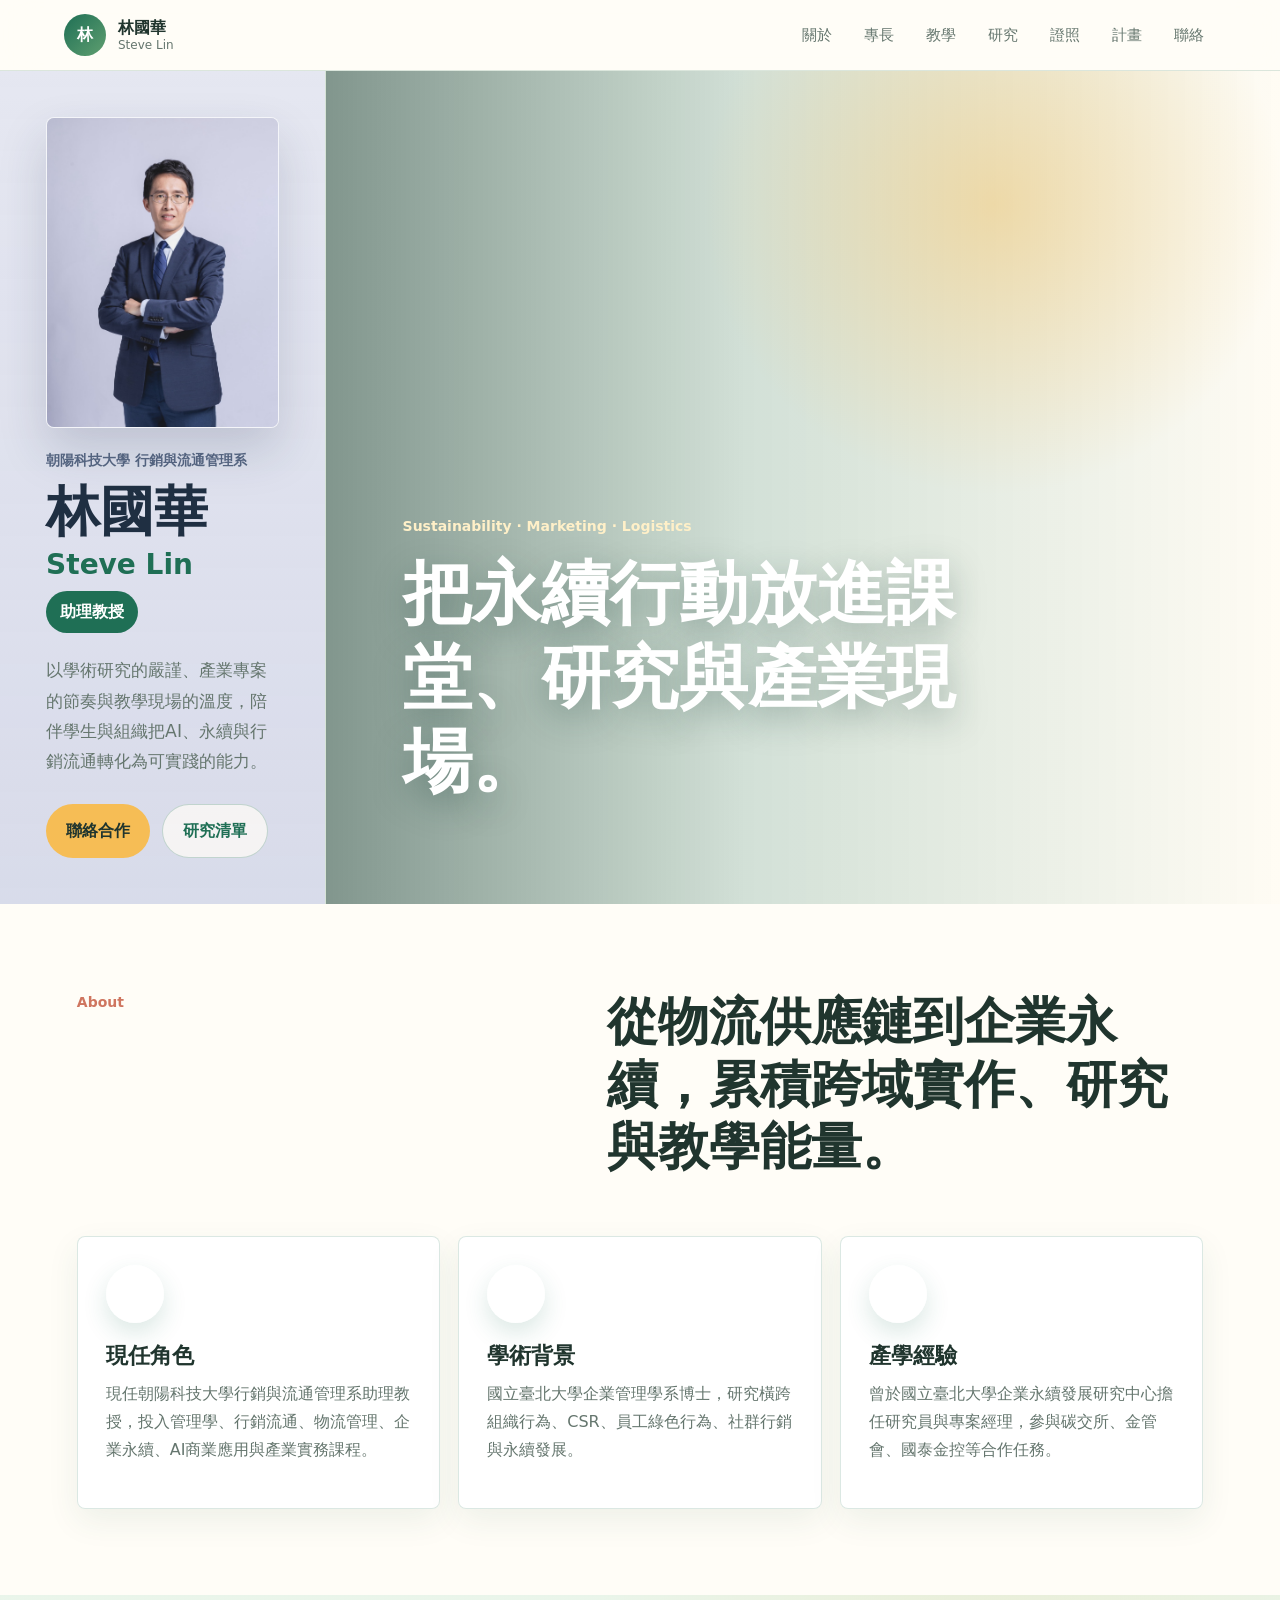
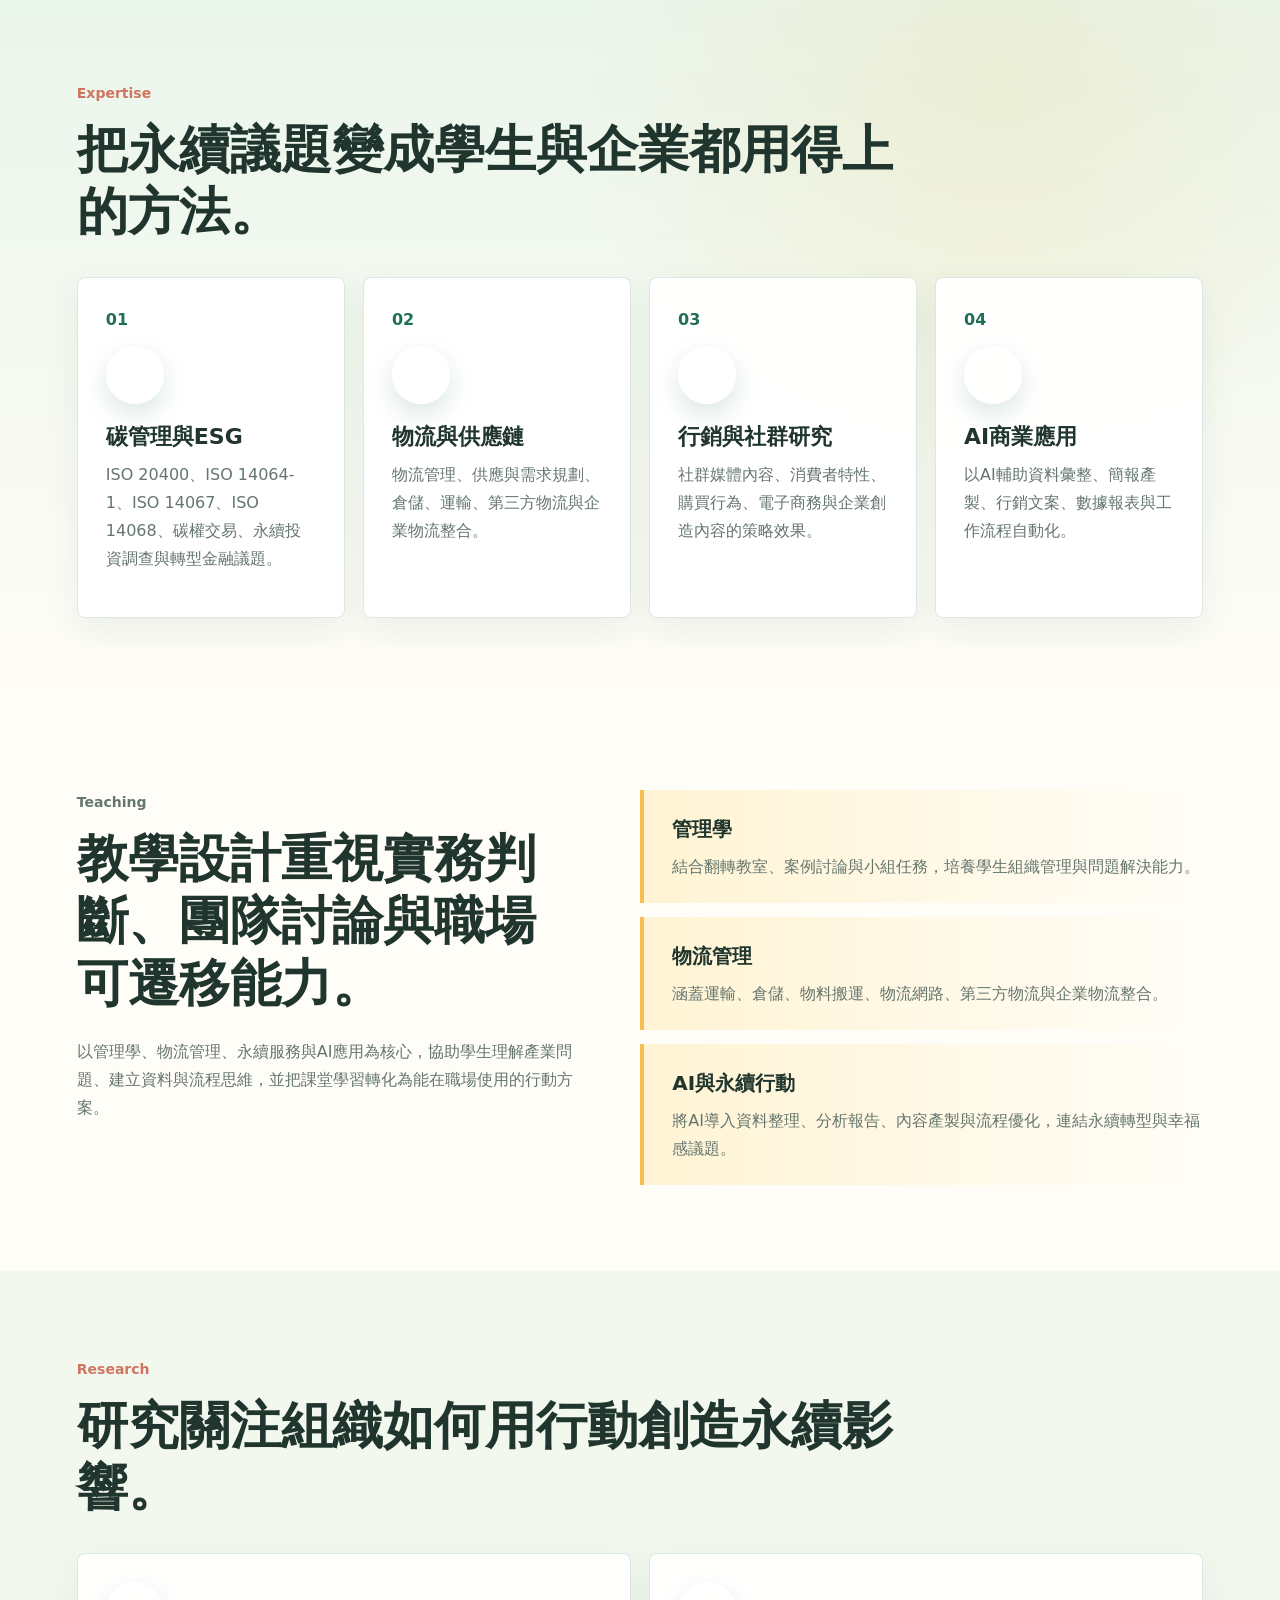
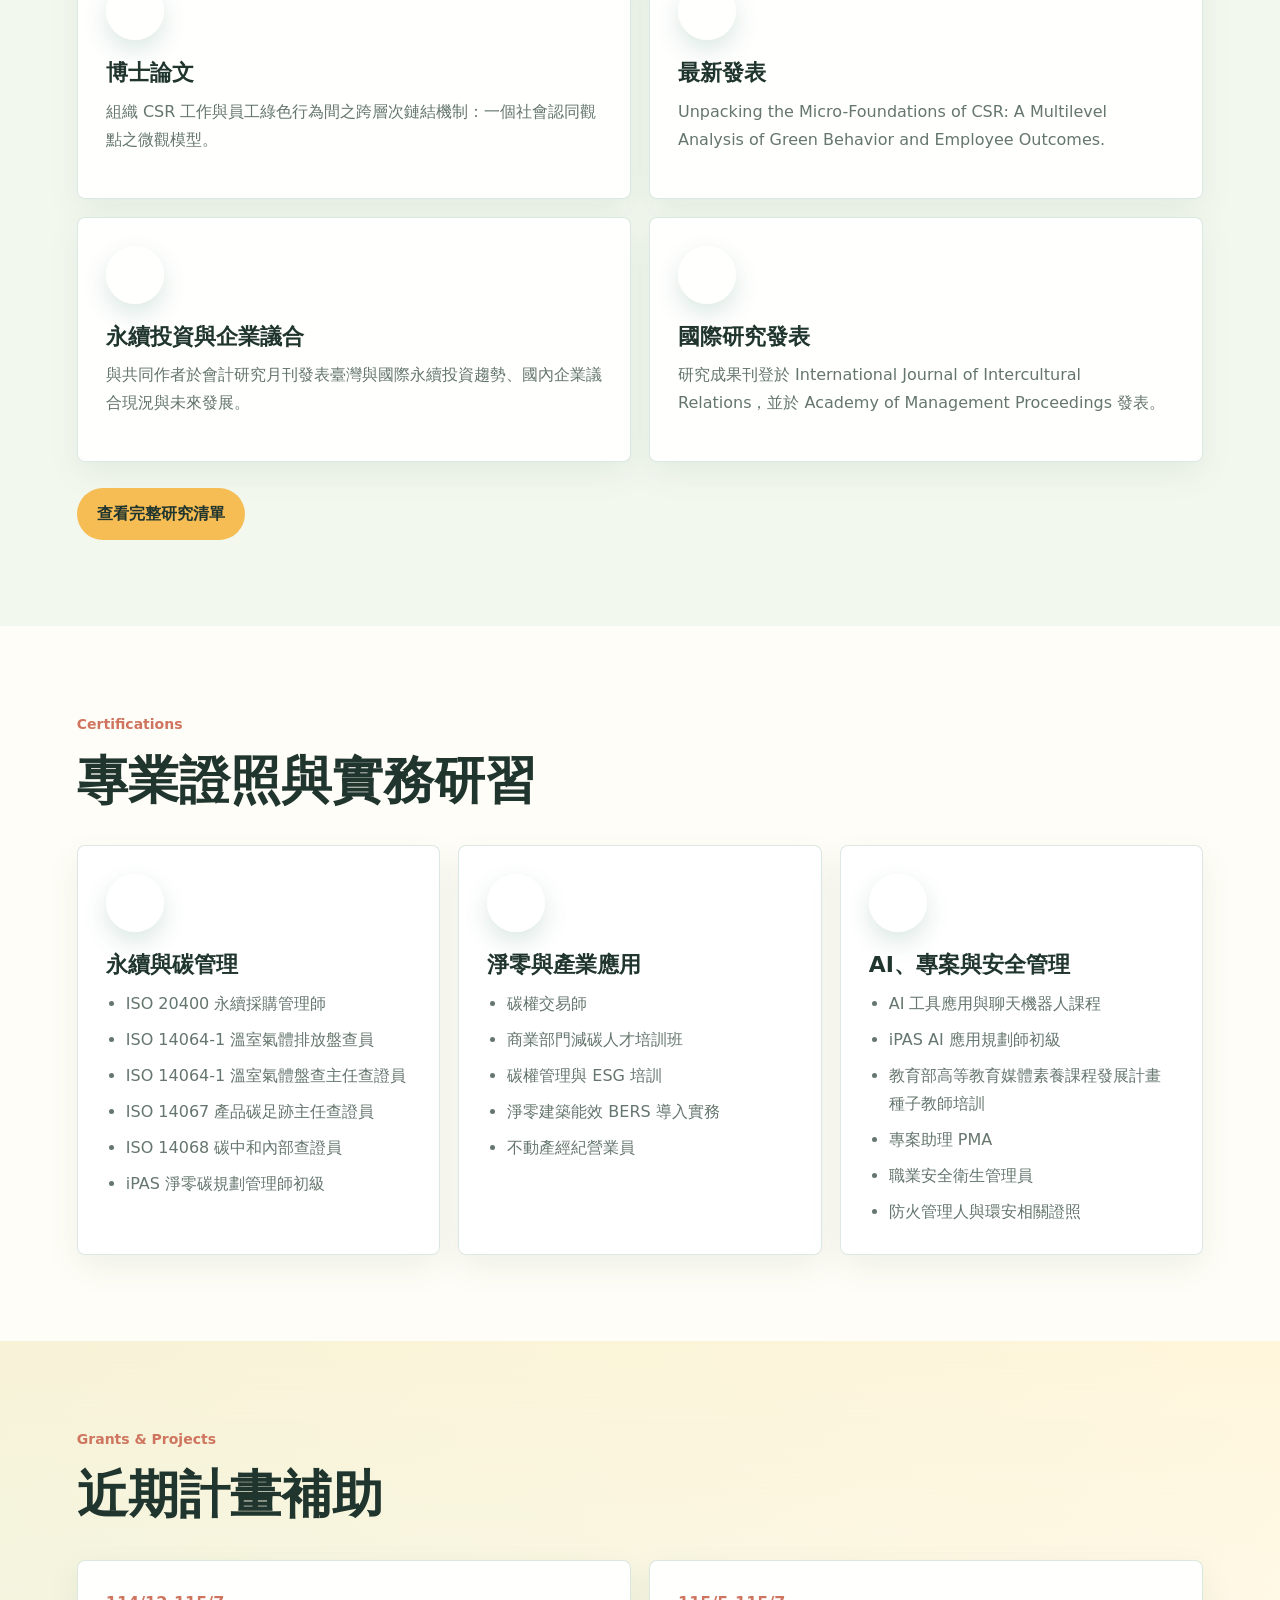
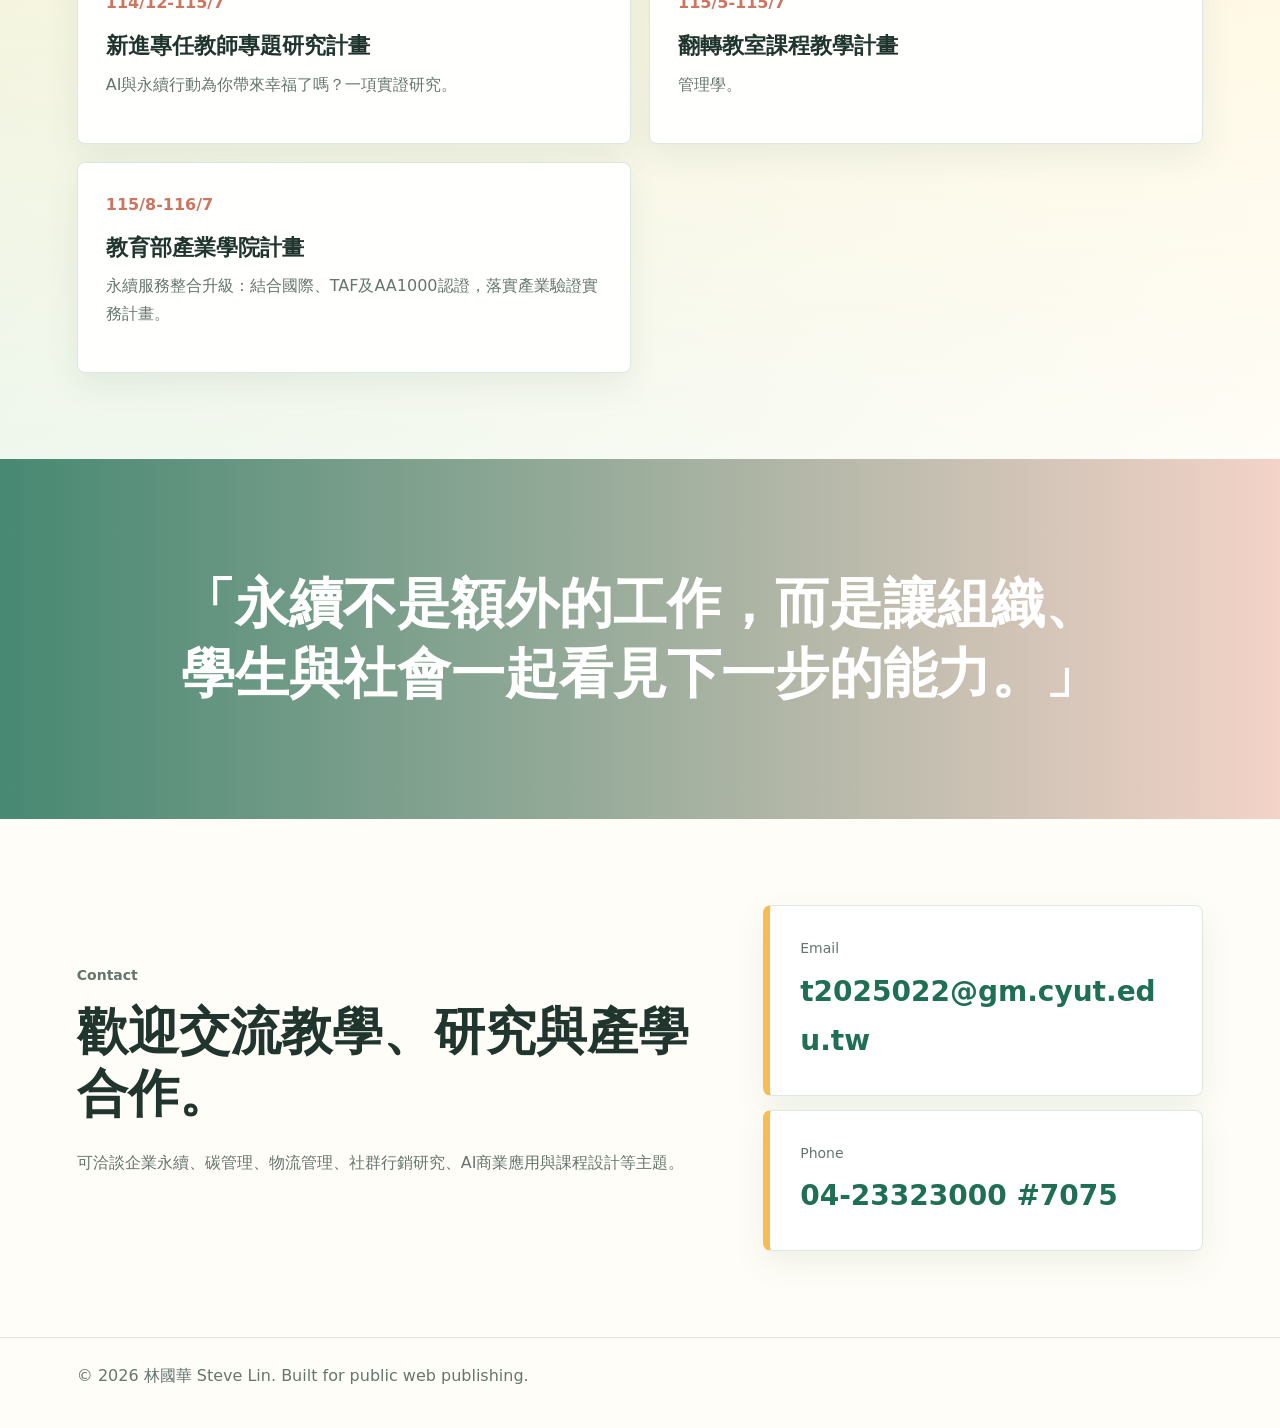
<file: index.html>
<!doctype html>
<html lang="zh-Hant">
<head>
  <meta charset="utf-8">
  <meta name="viewport" content="width=device-width, initial-scale=1">
  <meta name="description" content="林國華 Steve Lin 個人網站，現任朝陽科技大學行銷與流通管理系助理教授，聚焦企業永續、碳管理、物流管理、社群行銷與AI商業應用。">
  <meta property="og:title" content="林國華 Steve Lin | 朝陽科技大學助理教授">
  <meta property="og:description" content="以永續管理、碳管理、物流與社群行銷研究，連結學術、產業與教學現場。">
  <meta property="og:type" content="website">
  <title>林國華 Steve Lin | 朝陽科技大學助理教授</title>
  <link rel="preconnect" href="https://images.unsplash.com">
  <link rel="stylesheet" href="styles.css">
</head>
<body>
  <header class="site-header">
    <a class="brand" href="#top" aria-label="回到首頁">
      <span class="brand-mark">林</span>
      <span>
        <strong>林國華</strong>
        <small>Steve Lin</small>
      </span>
    </a>
    <nav aria-label="主要導覽">
      <a href="#about">關於</a>
      <a href="#expertise">專長</a>
      <a href="#teaching">教學</a>
      <a href="#research">研究</a>
      <a href="#certifications">證照</a>
      <a href="#projects">計畫</a>
      <a href="#contact">聯絡</a>
    </nav>
  </header>

  <main id="top">
    <section class="hero-split">
      <div class="profile-panel">
        <figure class="profile-photo">
          <img src="profile.jpg" alt="林國華 Steve Lin 個人照">
        </figure>
        <div class="profile-copy">
          <p class="eyebrow">朝陽科技大學 行銷與流通管理系</p>
          <h1>林國華<span>Steve Lin</span></h1>
          <p class="role">助理教授</p>
          <p class="lead">以學術研究的嚴謹、產業專案的節奏與教學現場的溫度，陪伴學生與組織把AI、永續與行銷流通轉化為可實踐的能力。</p>
          <div class="hero-actions">
            <a class="button primary" href="#contact">聯絡合作</a>
            <a class="button secondary dark" href="research.html">研究清單</a>
          </div>
        </div>
      </div>
      <div class="nature-panel" role="img" aria-label="陽光穿過綠色森林與自然步道的永續意象">
        <div class="nature-copy">
          <p class="eyebrow">Sustainability · Marketing · Logistics</p>
          <h2>把永續行動放進課堂、研究與產業現場。</h2>
        </div>
      </div>
    </section>

    <section id="about" class="section intro nature-section leaf-section">
      <div class="section-heading">
        <p class="eyebrow">About</p>
        <h2>從物流供應鏈到企業永續，累積跨域實作、研究與教學能量。</h2>
      </div>
      <div class="intro-grid">
        <article>
          <span class="nature-thumb forest-thumb"></span>
          <h3>現任角色</h3>
          <p>現任朝陽科技大學行銷與流通管理系助理教授，投入管理學、行銷流通、物流管理、企業永續、AI商業應用與產業實務課程。</p>
        </article>
        <article>
          <span class="nature-thumb leaf-thumb"></span>
          <h3>學術背景</h3>
          <p>國立臺北大學企業管理學系博士，研究橫跨組織行為、CSR、員工綠色行為、社群行銷與永續發展。</p>
        </article>
        <article>
          <span class="nature-thumb sun-thumb"></span>
          <h3>產學經驗</h3>
          <p>曾於國立臺北大學企業永續發展研究中心擔任研究員與專案經理，參與碳交所、金管會、國泰金控等合作任務。</p>
        </article>
      </div>
    </section>

    <section id="expertise" class="section expertise nature-section river-section">
      <div class="section-heading compact">
        <p class="eyebrow">Expertise</p>
        <h2>把永續議題變成學生與企業都用得上的方法。</h2>
      </div>
      <div class="pillars">
        <article>
          <span class="number">01</span>
          <span class="nature-thumb leaf-thumb"></span>
          <h3>碳管理與ESG</h3>
          <p>ISO 20400、ISO 14064-1、ISO 14067、ISO 14068、碳權交易、永續投資調查與轉型金融議題。</p>
        </article>
        <article>
          <span class="number">02</span>
          <span class="nature-thumb path-thumb"></span>
          <h3>物流與供應鏈</h3>
          <p>物流管理、供應與需求規劃、倉儲、運輸、第三方物流與企業物流整合。</p>
        </article>
        <article>
          <span class="number">03</span>
          <span class="nature-thumb forest-thumb"></span>
          <h3>行銷與社群研究</h3>
          <p>社群媒體內容、消費者特性、購買行為、電子商務與企業創造內容的策略效果。</p>
        </article>
        <article>
          <span class="number">04</span>
          <span class="nature-thumb sun-thumb"></span>
          <h3>AI商業應用</h3>
          <p>以AI輔助資料彙整、簡報產製、行銷文案、數據報表與工作流程自動化。</p>
        </article>
      </div>
    </section>

    <section id="teaching" class="section split nature-section meadow-section">
      <div>
        <p class="eyebrow">Teaching</p>
        <h2>教學設計重視實務判斷、團隊討論與職場可遷移能力。</h2>
        <p>以管理學、物流管理、永續服務與AI應用為核心，協助學生理解產業問題、建立資料與流程思維，並把課堂學習轉化為能在職場使用的行動方案。</p>
      </div>
      <div class="timeline" aria-label="教學與課程重點">
        <div>
          <strong>管理學</strong>
          <span>結合翻轉教室、案例討論與小組任務，培養學生組織管理與問題解決能力。</span>
        </div>
        <div>
          <strong>物流管理</strong>
          <span>涵蓋運輸、倉儲、物料搬運、物流網路、第三方物流與企業物流整合。</span>
        </div>
        <div>
          <strong>AI與永續行動</strong>
          <span>將AI導入資料整理、分析報告、內容產製與流程優化，連結永續轉型與幸福感議題。</span>
        </div>
      </div>
    </section>

    <section id="research" class="section research nature-section leaf-section">
      <div class="section-heading compact">
        <p class="eyebrow">Research</p>
        <h2>研究關注組織如何用行動創造永續影響。</h2>
      </div>
      <div class="research-list">
        <article>
          <span class="nature-thumb leaf-thumb"></span>
          <h3>博士論文</h3>
          <p>組織 CSR 工作與員工綠色行為間之跨層次鏈結機制：一個社會認同觀點之微觀模型。</p>
        </article>
        <article>
          <span class="nature-thumb forest-thumb"></span>
          <h3>最新發表</h3>
          <p>Unpacking the Micro-Foundations of CSR: A Multilevel Analysis of Green Behavior and Employee Outcomes.</p>
        </article>
        <article>
          <span class="nature-thumb sun-thumb"></span>
          <h3>永續投資與企業議合</h3>
          <p>與共同作者於會計研究月刊發表臺灣與國際永續投資趨勢、國內企業議合現況與未來發展。</p>
        </article>
        <article>
          <span class="nature-thumb path-thumb"></span>
          <h3>國際研究發表</h3>
          <p>研究成果刊登於 International Journal of Intercultural Relations，並於 Academy of Management Proceedings 發表。</p>
        </article>
      </div>
      <div class="section-action">
        <a class="button primary" href="research.html">查看完整研究清單</a>
      </div>
    </section>

    <section id="certifications" class="section certifications nature-section river-section">
      <div class="section-heading compact">
        <p class="eyebrow">Certifications</p>
        <h2>專業證照與實務研習</h2>
      </div>
      <div class="cert-grid">
        <article>
          <span class="nature-thumb leaf-thumb"></span>
          <h3>永續與碳管理</h3>
          <ul>
            <li>ISO 20400 永續採購管理師</li>
            <li>ISO 14064-1 溫室氣體排放盤查員</li>
            <li>ISO 14064-1 溫室氣體盤查主任查證員</li>
            <li>ISO 14067 產品碳足跡主任查證員</li>
            <li>ISO 14068 碳中和內部查證員</li>
            <li>iPAS 淨零碳規劃管理師初級</li>
          </ul>
        </article>
        <article>
          <span class="nature-thumb forest-thumb"></span>
          <h3>淨零與產業應用</h3>
          <ul>
            <li>碳權交易師</li>
            <li>商業部門減碳人才培訓班</li>
            <li>碳權管理與 ESG 培訓</li>
            <li>淨零建築能效 BERS 導入實務</li>
            <li>不動產經紀營業員</li>
          </ul>
        </article>
        <article>
          <span class="nature-thumb sun-thumb"></span>
          <h3>AI、專案與安全管理</h3>
          <ul>
            <li>AI 工具應用與聊天機器人課程</li>
            <li>iPAS AI 應用規劃師初級</li>
            <li>教育部高等教育媒體素養課程發展計畫種子教師培訓</li>
            <li>專案助理 PMA</li>
            <li>職業安全衛生管理員</li>
            <li>防火管理人與環安相關證照</li>
          </ul>
        </article>
      </div>
    </section>

    <section id="projects" class="section projects nature-section meadow-section">
      <div class="section-heading compact">
        <p class="eyebrow">Grants & Projects</p>
        <h2>近期計畫補助</h2>
      </div>
      <div class="project-list">
        <article>
          <span>114/12-115/7</span>
          <h3>新進專任教師專題研究計畫</h3>
          <p>AI與永續行動為你帶來幸福了嗎？一項實證研究。</p>
        </article>
        <article>
          <span>115/5-115/7</span>
          <h3>翻轉教室課程教學計畫</h3>
          <p>管理學。</p>
        </article>
        <article>
          <span>115/8-116/7</span>
          <h3>教育部產業學院計畫</h3>
          <p>永續服務整合升級：結合國際、TAF及AA1000認證，落實產業驗證實務計畫。</p>
        </article>
      </div>
    </section>

    <section class="section quote-band" aria-label="個人理念">
      <blockquote>「永續不是額外的工作，而是讓組織、學生與社會一起看見下一步的能力。」</blockquote>
    </section>

    <section id="contact" class="section contact nature-section leaf-section">
      <div>
        <p class="eyebrow">Contact</p>
        <h2>歡迎交流教學、研究與產學合作。</h2>
        <p>可洽談企業永續、碳管理、物流管理、社群行銷研究、AI商業應用與課程設計等主題。</p>
      </div>
      <div class="contact-stack">
        <a class="contact-card" href="mailto:t2025022@gm.cyut.edu.tw">
          <span>Email</span>
          <strong>t2025022@gm.cyut.edu.tw</strong>
        </a>
        <a class="contact-card" href="tel:+886423323000,7075">
          <span>Phone</span>
          <strong>04-23323000 #7075</strong>
        </a>
      </div>
    </section>
  </main>

  <footer>
    <p>© <span id="year"></span> 林國華 Steve Lin. Built for public web publishing.</p>
  </footer>

  <script>
    document.getElementById('year').textContent = new Date().getFullYear();
  </script>
</body>
</html>
</file>
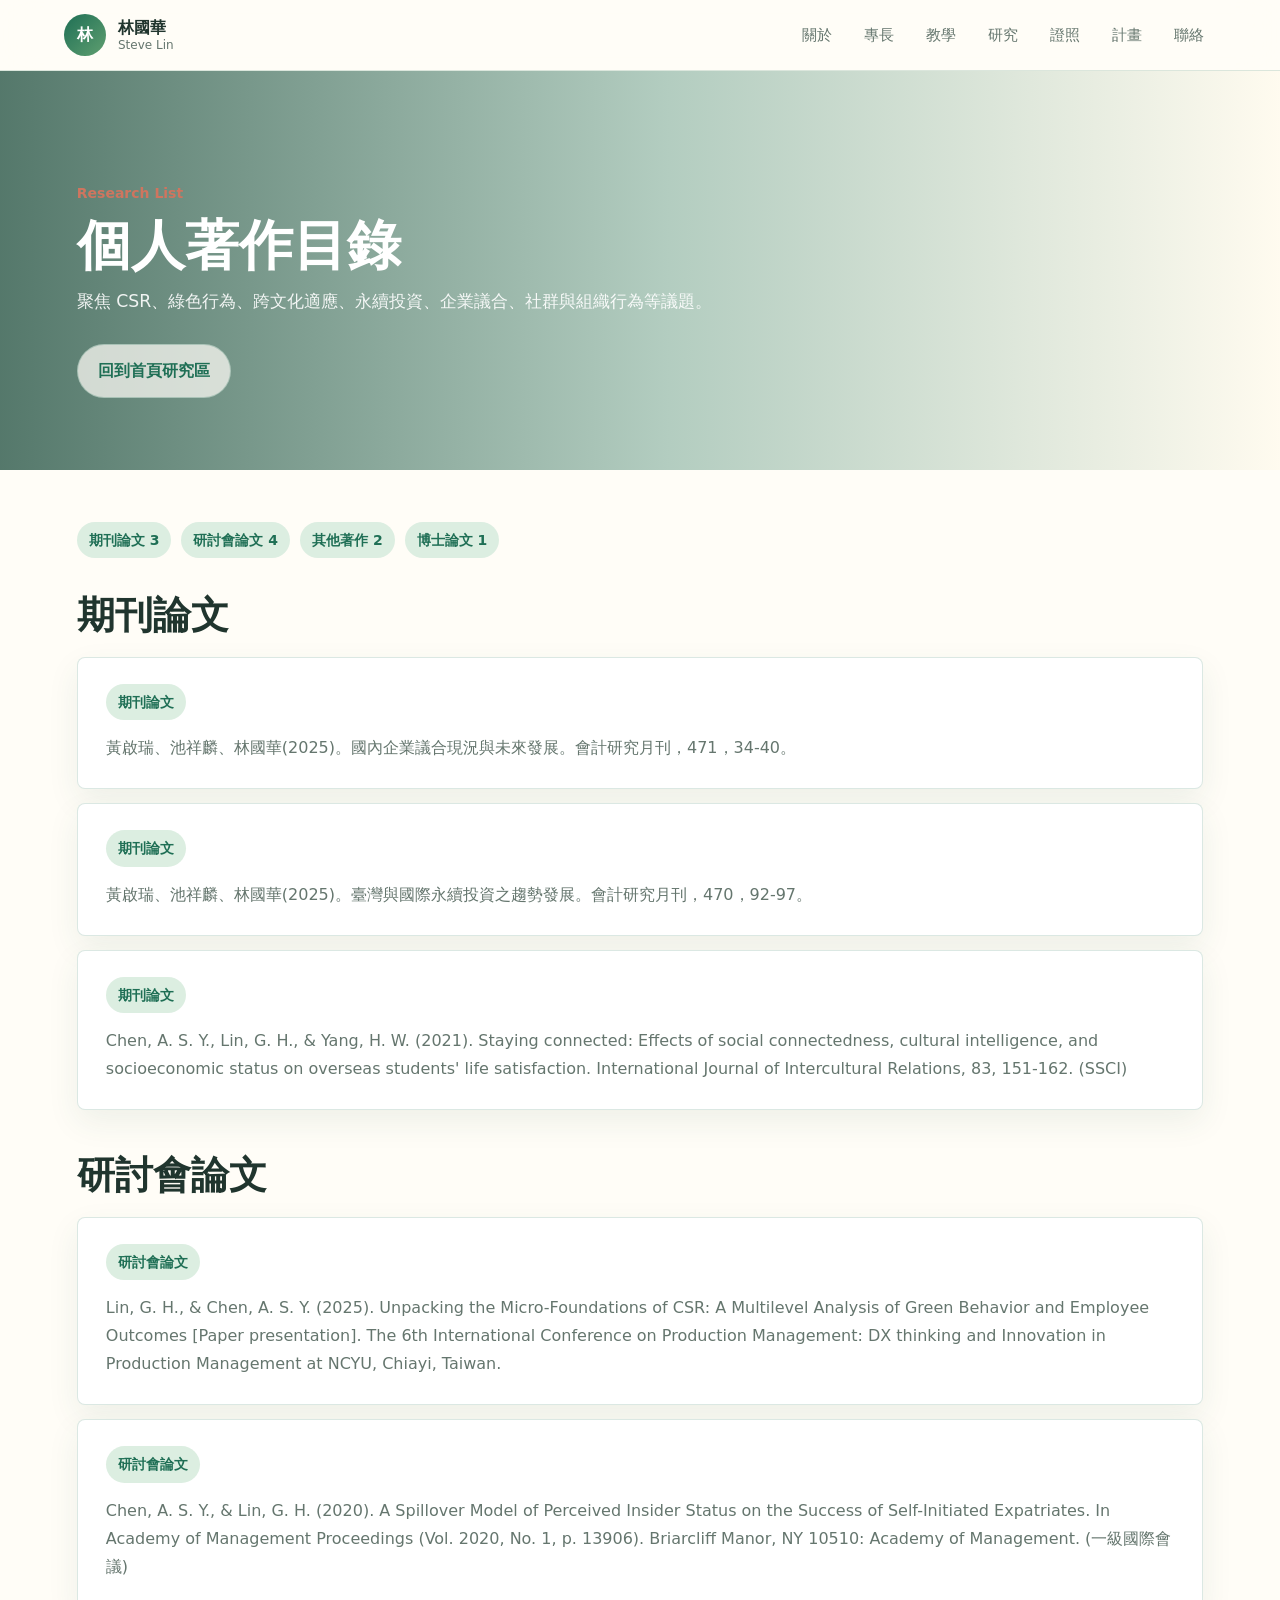
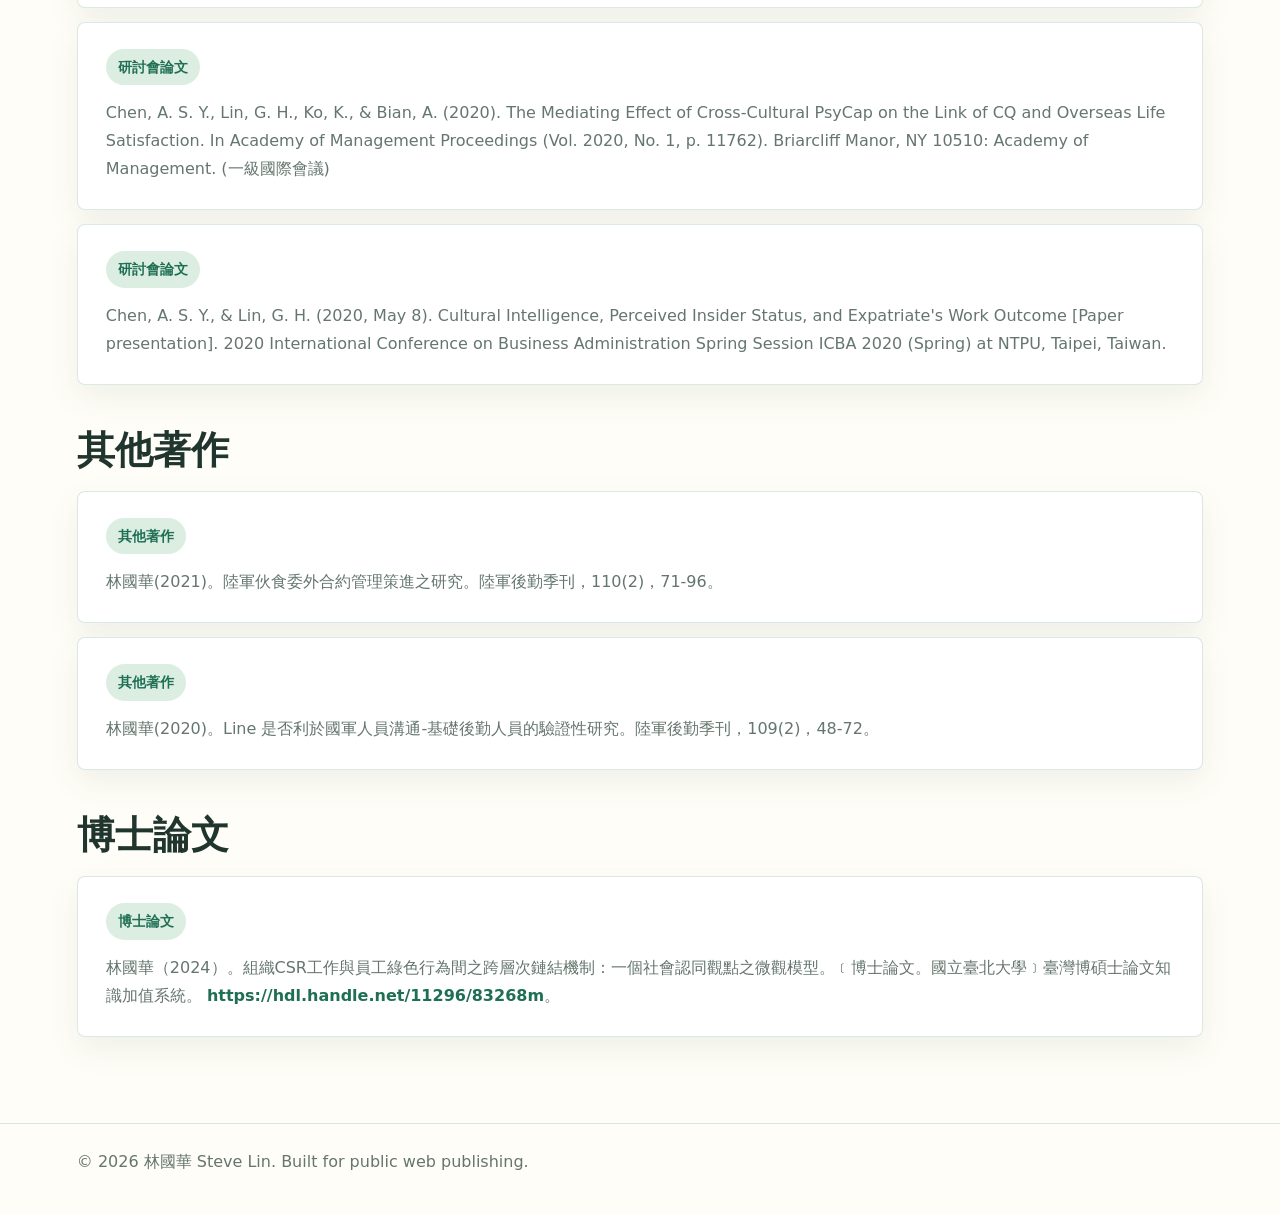
<file: research.html>
<!doctype html>
<html lang="zh-Hant">
<head>
  <meta charset="utf-8">
  <meta name="viewport" content="width=device-width, initial-scale=1">
  <meta name="description" content="林國華 Steve Lin 個人著作與研究清單。">
  <meta property="og:title" content="Steve Lin 林國華 | 研究清單">
  <meta property="og:description" content="博士論文、期刊論文、研討會論文與其他著作清單。">
  <meta property="og:type" content="website">
  <title>研究清單 | Steve Lin 林國華</title>
  <link rel="stylesheet" href="styles.css">
</head>
<body class="research-page">
  <header class="site-header">
    <a class="brand" href="index.html#top" aria-label="回到首頁">
      <span class="brand-mark">林</span>
      <span>
        <strong>林國華</strong>
        <small>Steve Lin</small>
      </span>
    </a>
    <nav aria-label="主要導覽">
      <a href="index.html#about">關於</a>
      <a href="index.html#expertise">專長</a>
      <a href="index.html#teaching">教學</a>
      <a href="index.html#research">研究</a>
      <a href="index.html#certifications">證照</a>
      <a href="index.html#projects">計畫</a>
      <a href="index.html#contact">聯絡</a>
    </nav>
  </header>

  <main>
    <section class="subpage-hero">
      <p class="eyebrow">Research List</p>
      <h1>個人著作目錄</h1>
      <p class="lead">聚焦 CSR、綠色行為、跨文化適應、永續投資、企業議合、社群與組織行為等議題。</p>
      <a class="button secondary dark" href="index.html#research">回到首頁研究區</a>
    </section>

    <section class="section bibliography">
      <div class="bibliography-summary" aria-label="著作分類摘要">
        <span>期刊論文 3</span>
        <span>研討會論文 4</span>
        <span>其他著作 2</span>
        <span>博士論文 1</span>
      </div>

      <div class="pub-group">
        <h2>期刊論文</h2>
        <ol class="pub-list">
          <li>
            <span class="pub-type">期刊論文</span>
            <p>黃啟瑞、池祥麟、林國華(2025)。國內企業議合現況與未來發展。會計研究月刊，471，34-40。</p>
          </li>
          <li>
            <span class="pub-type">期刊論文</span>
            <p>黃啟瑞、池祥麟、林國華(2025)。臺灣與國際永續投資之趨勢發展。會計研究月刊，470，92-97。</p>
          </li>
          <li>
            <span class="pub-type">期刊論文</span>
            <p>Chen, A. S. Y., Lin, G. H., & Yang, H. W. (2021). Staying connected: Effects of social connectedness, cultural intelligence, and socioeconomic status on overseas students' life satisfaction. International Journal of Intercultural Relations, 83, 151-162. (SSCI)</p>
          </li>
        </ol>
      </div>

      <div class="pub-group">
        <h2>研討會論文</h2>
        <ol class="pub-list">
          <li>
            <span class="pub-type">研討會論文</span>
            <p>Lin, G. H., & Chen, A. S. Y. (2025). Unpacking the Micro-Foundations of CSR: A Multilevel Analysis of Green Behavior and Employee Outcomes [Paper presentation]. The 6th International Conference on Production Management: DX thinking and Innovation in Production Management at NCYU, Chiayi, Taiwan.</p>
          </li>
          <li>
            <span class="pub-type">研討會論文</span>
            <p>Chen, A. S. Y., & Lin, G. H. (2020). A Spillover Model of Perceived Insider Status on the Success of Self-Initiated Expatriates. In Academy of Management Proceedings (Vol. 2020, No. 1, p. 13906). Briarcliff Manor, NY 10510: Academy of Management. (一級國際會議)</p>
          </li>
          <li>
            <span class="pub-type">研討會論文</span>
            <p>Chen, A. S. Y., Lin, G. H., Ko, K., & Bian, A. (2020). The Mediating Effect of Cross-Cultural PsyCap on the Link of CQ and Overseas Life Satisfaction. In Academy of Management Proceedings (Vol. 2020, No. 1, p. 11762). Briarcliff Manor, NY 10510: Academy of Management. (一級國際會議)</p>
          </li>
          <li>
            <span class="pub-type">研討會論文</span>
            <p>Chen, A. S. Y., & Lin, G. H. (2020, May 8). Cultural Intelligence, Perceived Insider Status, and Expatriate's Work Outcome [Paper presentation]. 2020 International Conference on Business Administration Spring Session ICBA 2020 (Spring) at NTPU, Taipei, Taiwan.</p>
          </li>
        </ol>
      </div>

      <div class="pub-group">
        <h2>其他著作</h2>
        <ol class="pub-list">
          <li>
            <span class="pub-type">其他著作</span>
            <p>林國華(2021)。陸軍伙食委外合約管理策進之研究。陸軍後勤季刊，110(2)，71-96。</p>
          </li>
          <li>
            <span class="pub-type">其他著作</span>
            <p>林國華(2020)。Line 是否利於國軍人員溝通-基礎後勤人員的驗證性研究。陸軍後勤季刊，109(2)，48-72。</p>
          </li>
        </ol>
      </div>

      <div class="pub-group">
        <h2>博士論文</h2>
        <ol class="pub-list">
          <li>
            <span class="pub-type">博士論文</span>
            <p>林國華（2024）。組織CSR工作與員工綠色行為間之跨層次鏈結機制：一個社會認同觀點之微觀模型。﹝博士論文。國立臺北大學﹞臺灣博碩士論文知識加值系統。 <a href="https://hdl.handle.net/11296/83268m">https://hdl.handle.net/11296/83268m</a>。</p>
          </li>
        </ol>
      </div>
    </section>
  </main>

  <footer>
    <p>© <span id="year"></span> 林國華 Steve Lin. Built for public web publishing.</p>
  </footer>

  <script>
    document.getElementById('year').textContent = new Date().getFullYear();
  </script>
</body>
</html>
</file>
<file: styles.css>
:root {
  --forest: #1f6f55;
  --deep: #173f34;
  --leaf: #5f9f70;
  --mint: #dceee1;
  --sun: #f6bd55;
  --sun-soft: #fff0c8;
  --coral: #cf755f;
  --ink: #20352e;
  --muted: #65766e;
  --paper: #fffdf7;
  --photo-bg: #d8dbea;
  --line: rgba(31, 111, 85, 0.16);
  --shadow: 0 22px 55px rgba(41, 76, 61, 0.15);
}

* {
  box-sizing: border-box;
}

html {
  scroll-behavior: smooth;
}

body {
  margin: 0;
  color: var(--ink);
  background: var(--paper);
  font-family: "Noto Sans TC", "Microsoft JhengHei", system-ui, sans-serif;
  line-height: 1.75;
}

a {
  color: inherit;
  text-decoration: none;
}

.site-header {
  position: sticky;
  top: 0;
  z-index: 30;
  display: flex;
  align-items: center;
  justify-content: space-between;
  gap: 24px;
  padding: 14px clamp(20px, 5vw, 72px);
  background: rgba(255, 253, 247, 0.9);
  border-bottom: 1px solid var(--line);
  backdrop-filter: blur(18px);
}

.brand {
  display: inline-flex;
  align-items: center;
  gap: 12px;
  min-width: 180px;
}

.brand-mark {
  display: grid;
  width: 42px;
  height: 42px;
  place-items: center;
  color: #fff;
  background: linear-gradient(135deg, var(--forest), var(--leaf));
  border-radius: 50%;
  font-weight: 800;
}

.brand strong,
.brand small {
  display: block;
  line-height: 1.2;
}

.brand small {
  color: var(--muted);
  font-size: 12px;
}

nav {
  display: flex;
  flex-wrap: wrap;
  justify-content: flex-end;
  gap: 8px;
}

nav a {
  padding: 8px 12px;
  border-radius: 999px;
  color: var(--muted);
  font-size: 15px;
}

nav a:hover {
  color: var(--forest);
  background: var(--mint);
}

.hero-split {
  min-height: calc(100vh - 72px);
  display: grid;
  grid-template-columns: minmax(300px, 0.34fr) minmax(620px, 1fr);
  background: var(--paper);
}

.profile-panel {
  position: relative;
  z-index: 2;
  display: grid;
  align-content: center;
  gap: 20px;
  padding: clamp(26px, 3.6vw, 54px);
  background:
    linear-gradient(180deg, rgba(255, 255, 255, 0.34), rgba(216, 219, 234, 0.24)),
    var(--photo-bg);
}

.profile-photo {
  width: min(100%, 280px);
  margin: 0;
  overflow: hidden;
  background: var(--photo-bg);
  border: 1px solid rgba(255, 255, 255, 0.72);
  border-radius: 8px;
  box-shadow: 0 22px 48px rgba(38, 52, 83, 0.18);
}

.profile-photo img {
  display: block;
  width: 100%;
  aspect-ratio: 4 / 5.35;
  object-fit: cover;
  object-position: center top;
}

.profile-copy {
  max-width: 360px;
}

.eyebrow {
  margin: 0 0 12px;
  color: var(--coral);
  font-size: 14px;
  font-weight: 800;
  letter-spacing: 0;
}

.profile-copy .eyebrow {
  color: #53637f;
}

h1,
h2,
h3,
p {
  margin-top: 0;
}

h1 {
  margin-bottom: 12px;
  color: #1f2f42;
  font-size: clamp(38px, 4.2vw, 58px);
  line-height: 1.04;
  letter-spacing: 0;
}

h1 span {
  display: block;
  margin-top: 10px;
  color: var(--forest);
  font-size: clamp(20px, 2.2vw, 28px);
  font-weight: 800;
}

.role {
  display: inline-flex;
  margin-bottom: 22px;
  padding: 7px 14px;
  color: #fff;
  background: var(--forest);
  border-radius: 999px;
  font-weight: 800;
}

.lead {
  max-width: 680px;
  margin-bottom: 28px;
  color: var(--muted);
  font-size: clamp(16px, 1.35vw, 19px);
}

.hero-actions {
  display: flex;
  flex-wrap: wrap;
  gap: 12px;
}

.button {
  display: inline-flex;
  align-items: center;
  justify-content: center;
  min-height: 48px;
  padding: 12px 20px;
  border-radius: 999px;
  font-weight: 800;
}

.button.primary {
  color: var(--ink);
  background: var(--sun);
}

.button.secondary {
  color: #fff;
  border: 1px solid rgba(255, 255, 255, 0.56);
}

.button.secondary.dark {
  color: var(--forest);
  background: rgba(255, 253, 247, 0.72);
  border: 1px solid rgba(31, 111, 85, 0.24);
}

.nature-panel {
  position: relative;
  display: grid;
  align-items: end;
  min-height: 640px;
  padding: clamp(36px, 6vw, 84px);
  color: #fff;
  border-left: 1px solid rgba(31, 111, 85, 0.18);
  background:
    linear-gradient(90deg, rgba(23, 63, 52, 0.54), rgba(31, 111, 85, 0.2) 44%, rgba(255, 240, 200, 0.08)),
    url("https://images.unsplash.com/photo-1500382017468-9049fed747ef?auto=format&fit=crop&w=1800&q=84") center / cover;
  overflow: hidden;
}

.nature-panel::before {
  content: "";
  position: absolute;
  inset: 0;
  background: radial-gradient(circle at 70% 16%, rgba(246, 189, 85, 0.42), transparent 30%);
}

.nature-copy {
  position: relative;
  max-width: 680px;
}

.nature-copy .eyebrow {
  color: var(--sun-soft);
}

.nature-copy h2 {
  color: #fff;
  max-width: 760px;
  text-shadow: 0 12px 34px rgba(23, 63, 52, 0.34);
  font-size: clamp(40px, 5.4vw, 78px);
}

.section {
  position: relative;
  padding: 86px clamp(22px, 6vw, 90px);
  overflow: hidden;
}

.section-heading {
  display: grid;
  grid-template-columns: minmax(0, 0.9fr) minmax(280px, 1.1fr);
  gap: 42px;
  align-items: start;
  margin-bottom: 34px;
}

.section-heading.compact {
  display: block;
  max-width: 950px;
}

h2 {
  max-width: 850px;
  margin-bottom: 24px;
  font-size: clamp(30px, 4vw, 54px);
  line-height: 1.22;
  letter-spacing: 0;
}

h3 {
  margin-bottom: 10px;
  font-size: 22px;
  line-height: 1.35;
}

.intro-grid,
.pillars,
.research-list {
  display: grid;
  grid-template-columns: repeat(3, minmax(0, 1fr));
  gap: 18px;
}

.intro-grid article,
.pillars article,
.research-list article,
.project-list article,
.cert-grid article,
.contact-card {
  background: rgba(255, 255, 255, 0.94);
  border: 1px solid var(--line);
  border-radius: 8px;
  box-shadow: 0 12px 32px rgba(44, 86, 68, 0.08);
}

.intro-grid article,
.pillars article,
.research-list article,
.project-list article,
.cert-grid article {
  padding: 28px;
}

.intro-grid p,
.pillars p,
.research-list p,
.project-list p,
.split p,
.contact p,
.cert-grid ul {
  color: var(--muted);
}

.nature-section::after {
  content: "";
  position: absolute;
  right: clamp(14px, 4vw, 58px);
  top: 34px;
  width: 112px;
  height: 112px;
  border-radius: 50%;
  opacity: 0.18;
  background-size: cover;
  background-position: center;
  pointer-events: none;
}

.leaf-section::after {
  background-image: url("https://images.unsplash.com/photo-1542601906990-b4d3fb778b09?auto=format&fit=crop&w=320&q=70");
}

.river-section::after {
  background-image: url("https://images.unsplash.com/photo-1470770841072-f978cf4d019e?auto=format&fit=crop&w=320&q=70");
}

.meadow-section::after {
  background-image: url("https://images.unsplash.com/photo-1500382017468-9049fed747ef?auto=format&fit=crop&w=320&q=70");
}

.nature-thumb {
  display: block;
  width: 58px;
  height: 58px;
  margin-bottom: 18px;
  border-radius: 50%;
  background-size: cover;
  background-position: center;
  box-shadow: inset 0 0 0 3px rgba(255, 255, 255, 0.74), 0 10px 24px rgba(31, 111, 85, 0.16);
}

.forest-thumb {
  background-image: url("https://images.unsplash.com/photo-1500530855697-b586d89ba3ee?auto=format&fit=crop&w=220&q=70");
}

.leaf-thumb {
  background-image: url("https://images.unsplash.com/photo-1542601906990-b4d3fb778b09?auto=format&fit=crop&w=220&q=70");
}

.sun-thumb {
  background-image: url("https://images.unsplash.com/photo-1490750967868-88aa4486c946?auto=format&fit=crop&w=220&q=70");
}

.path-thumb {
  background-image: url("https://images.unsplash.com/photo-1470770841072-f978cf4d019e?auto=format&fit=crop&w=220&q=70");
}

.expertise {
  background:
    linear-gradient(180deg, rgba(217, 239, 225, 0.56), rgba(255, 253, 247, 0)),
    radial-gradient(circle at 78% 10%, rgba(248, 195, 90, 0.28), transparent 36%);
}

.pillars {
  grid-template-columns: repeat(4, minmax(0, 1fr));
}

.pillars article {
  min-height: 300px;
}

.number {
  display: inline-flex;
  margin-bottom: 12px;
  color: var(--forest);
  font-weight: 900;
}

.split {
  display: grid;
  grid-template-columns: minmax(0, 0.95fr) minmax(320px, 1.05fr);
  gap: 54px;
  align-items: start;
}

.timeline {
  display: grid;
  gap: 14px;
}

.timeline div {
  display: grid;
  gap: 6px;
  padding: 22px 0 22px 28px;
  border-left: 4px solid var(--sun);
  background: linear-gradient(90deg, rgba(255, 240, 198, 0.72), rgba(255, 255, 255, 0));
}

.timeline strong {
  font-size: 20px;
}

.timeline span {
  color: var(--muted);
}

.research {
  background: #f3f8ef;
}

.section-action {
  margin-top: 26px;
}

.research-list,
.project-list {
  grid-template-columns: repeat(2, minmax(0, 1fr));
}

.research-list article {
  min-height: 230px;
}

.certifications {
  background: var(--paper);
}

.cert-grid {
  display: grid;
  grid-template-columns: repeat(3, minmax(0, 1fr));
  gap: 18px;
}

.cert-grid ul {
  margin: 0;
  padding-left: 20px;
}

.cert-grid li + li {
  margin-top: 8px;
}

.projects {
  background:
    linear-gradient(180deg, rgba(255, 240, 198, 0.56), rgba(255, 253, 247, 0)),
    linear-gradient(90deg, rgba(217, 239, 225, 0.44), rgba(255, 253, 247, 0));
}

.project-list {
  display: grid;
  gap: 18px;
}

.project-list span {
  display: inline-flex;
  margin-bottom: 14px;
  color: var(--coral);
  font-weight: 900;
}

.quote-band {
  min-height: 360px;
  display: grid;
  place-items: center;
  color: #fff;
  background:
    linear-gradient(90deg, rgba(31, 111, 85, 0.82), rgba(220, 122, 100, 0.32)),
    url("https://images.unsplash.com/photo-1501004318641-b39e6451bec6?auto=format&fit=crop&w=1700&q=82") center / cover fixed;
}

blockquote {
  max-width: 960px;
  margin: 0;
  font-size: clamp(28px, 4.2vw, 56px);
  font-weight: 900;
  line-height: 1.3;
  text-align: center;
}

.contact {
  display: grid;
  grid-template-columns: minmax(0, 1fr) minmax(300px, 440px);
  gap: 34px;
  align-items: center;
}

.contact-stack {
  display: grid;
  gap: 14px;
}

.contact-card {
  display: grid;
  gap: 6px;
  padding: 30px;
  border-left: 7px solid var(--sun);
}

.contact-card span {
  color: var(--muted);
  font-size: 14px;
}

.contact-card strong {
  overflow-wrap: anywhere;
  color: var(--forest);
  font-size: clamp(20px, 2.4vw, 28px);
}

.subpage-hero {
  padding: 110px clamp(22px, 6vw, 90px) 72px;
  color: #fff;
  background:
    linear-gradient(90deg, rgba(19, 69, 53, 0.72), rgba(31, 111, 85, 0.34) 52%, rgba(255, 236, 184, 0.12)),
    url("https://images.unsplash.com/photo-1470770841072-f978cf4d019e?auto=format&fit=crop&w=1800&q=84") center / cover;
}

.subpage-hero h1 {
  color: #fff;
}

.subpage-hero .lead {
  color: rgba(255, 255, 255, 0.9);
}

.bibliography {
  padding-top: 52px;
}

.bibliography-summary {
  display: flex;
  flex-wrap: wrap;
  gap: 10px;
  margin-bottom: 34px;
}

.bibliography-summary span,
.pub-type {
  display: inline-flex;
  align-items: center;
  min-height: 34px;
  padding: 6px 12px;
  color: var(--forest);
  background: var(--mint);
  border-radius: 999px;
  font-size: 14px;
  font-weight: 800;
}

.pub-group + .pub-group {
  margin-top: 42px;
}

.pub-group h2 {
  margin-bottom: 18px;
  font-size: clamp(25px, 3vw, 38px);
}

.pub-list {
  display: grid;
  gap: 14px;
  margin: 0;
  padding: 0;
  list-style: none;
}

.pub-list li {
  position: relative;
  padding: 26px 28px;
  background: #fff;
  border: 1px solid var(--line);
  border-radius: 8px;
  box-shadow: 0 12px 32px rgba(44, 86, 68, 0.08);
}

.pub-list p {
  margin: 14px 0 0;
  color: var(--muted);
}

.pub-list a {
  color: var(--forest);
  font-weight: 800;
  overflow-wrap: anywhere;
}

footer {
  padding: 24px clamp(22px, 6vw, 90px) 38px;
  color: var(--muted);
  border-top: 1px solid var(--line);
}

footer p {
  margin: 0;
}

@media (max-width: 1060px) {
  .hero-split {
    grid-template-columns: 1fr;
  }

  .nature-panel {
    min-height: 420px;
  }
}

@media (max-width: 980px) {
  .section-heading,
  .split,
  .contact {
    grid-template-columns: 1fr;
  }

  .intro-grid,
  .pillars,
  .research-list,
  .project-list,
  .cert-grid {
    grid-template-columns: repeat(2, minmax(0, 1fr));
  }
}

@media (max-width: 700px) {
  .site-header {
    position: static;
    align-items: flex-start;
    flex-direction: column;
  }

  nav {
    justify-content: flex-start;
  }

  .profile-panel,
  .nature-panel {
    padding: 46px 20px;
  }

  .profile-photo {
    width: min(100%, 310px);
  }

  .nature-panel {
    min-height: 420px;
  }

  .section {
    padding: 62px 20px;
  }

  .intro-grid,
  .pillars,
  .research-list,
  .project-list,
  .cert-grid {
    grid-template-columns: 1fr;
  }

  .nature-section::after {
    width: 82px;
    height: 82px;
    opacity: 0.12;
  }

  .pub-list li {
    padding: 22px 20px;
  }

  .quote-band {
    min-height: 320px;
    background-attachment: scroll;
  }
}
</file>
